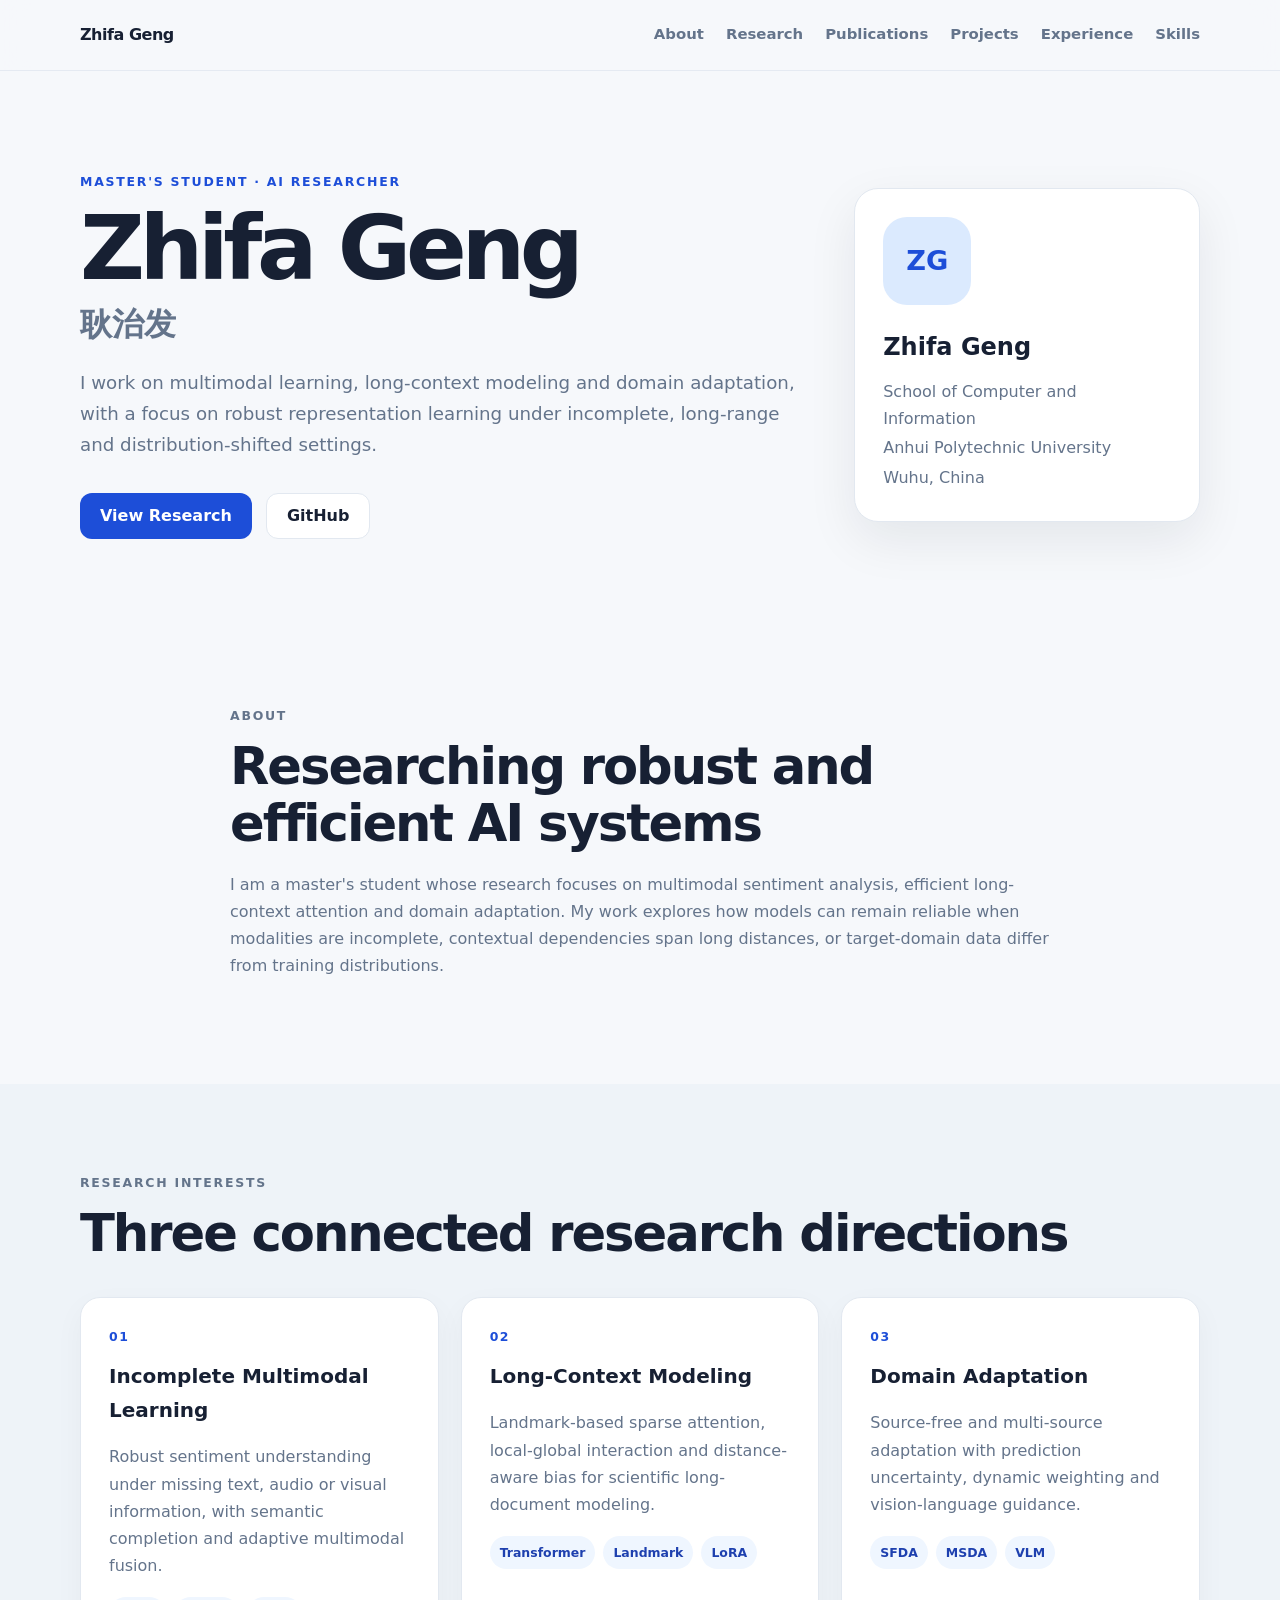
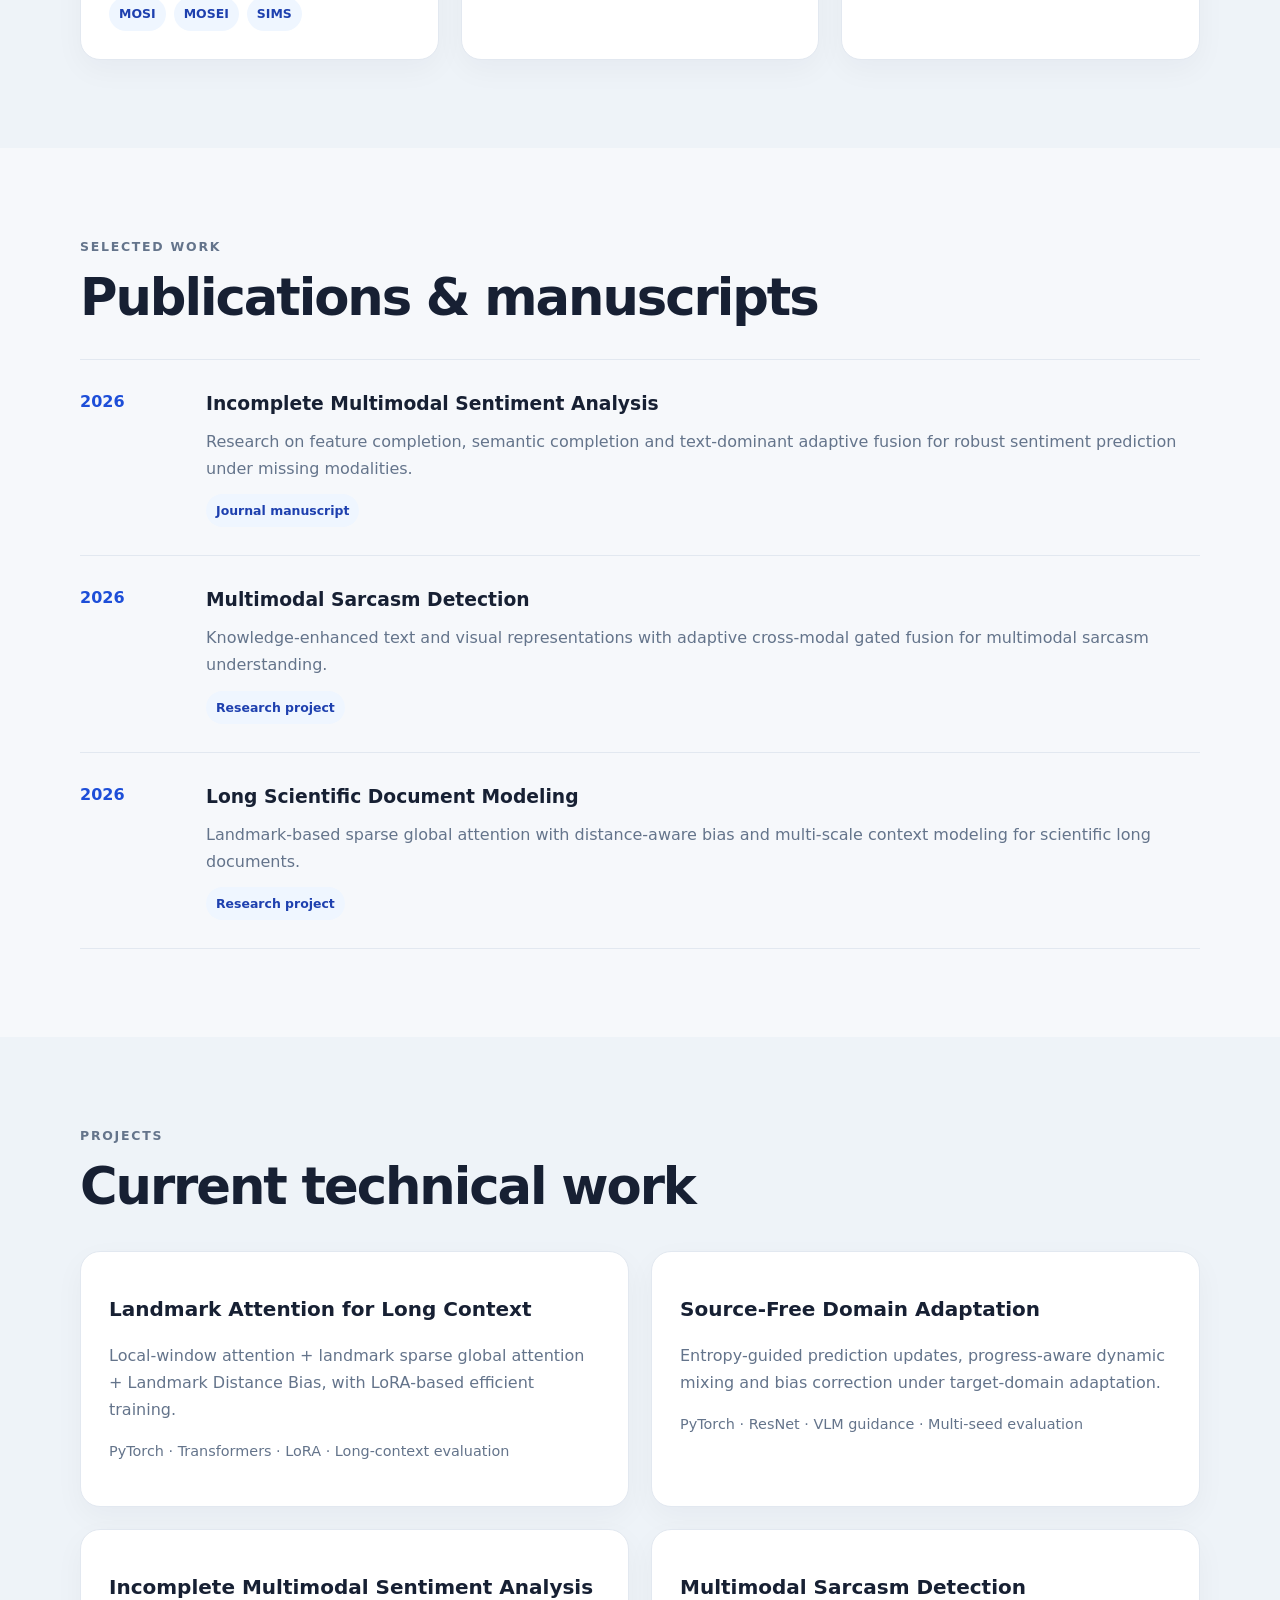
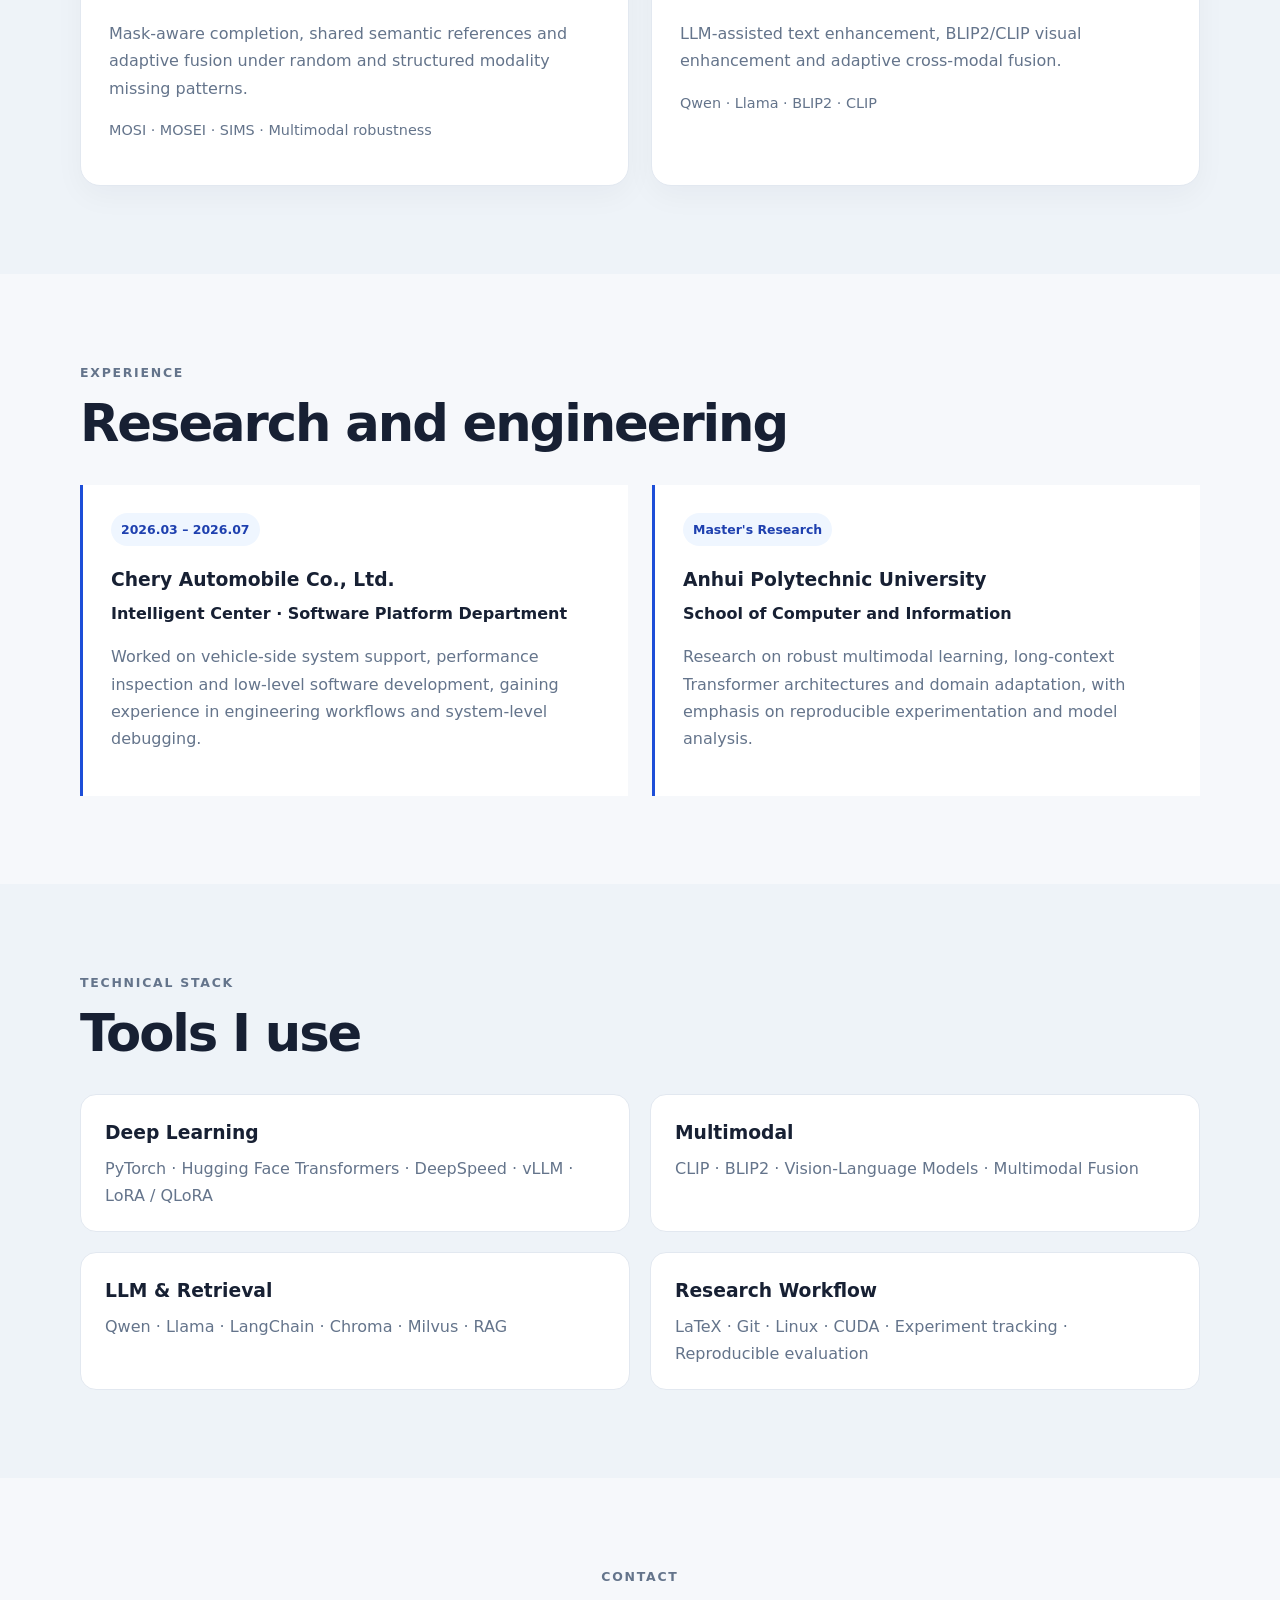
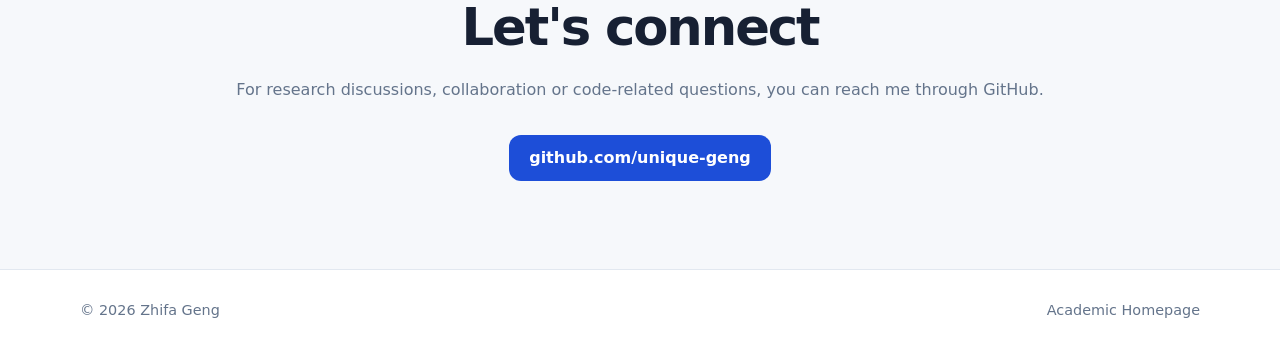
<file: index.html>
<!DOCTYPE html>
<html lang="zh-CN">
<head>
  <meta charset="UTF-8" />
  <meta name="viewport" content="width=device-width, initial-scale=1.0" />
  <meta name="description" content="Zhifa Geng 的个人学术主页，研究方向包括不完整多模态情感分析、长上下文建模与域适应。" />
  <title>Zhifa Geng | Academic Homepage</title>
  <link rel="stylesheet" href="css/style.css" />
</head>
<body>
  <header class="site-header">
    <div class="container nav-wrap">
      <a class="brand" href="#home">Zhifa Geng</a>
      <nav class="nav" aria-label="Primary navigation">
        <a href="#about">About</a>
        <a href="#research">Research</a>
        <a href="#publications">Publications</a>
        <a href="#projects">Projects</a>
        <a href="#experience">Experience</a>
        <a href="#skills">Skills</a>
      </nav>
    </div>
  </header>

  <main>
    <section id="home" class="hero">
      <div class="container hero-grid">
        <div>
          <p class="eyebrow">Master's Student · AI Researcher</p>
          <h1>Zhifa Geng <span>耿治发</span></h1>
          <p class="hero-text">
            I work on multimodal learning, long-context modeling and domain adaptation,
            with a focus on robust representation learning under incomplete, long-range and distribution-shifted settings.
          </p>
          <div class="hero-actions">
            <a class="button primary" href="#research">View Research</a>
            <a class="button secondary" href="https://github.com/unique-geng">GitHub</a>
          </div>
        </div>
        <div class="profile-card">
          <div class="avatar-placeholder">ZG</div>
          <div>
            <h2>Zhifa Geng</h2>
            <p>School of Computer and Information</p>
            <p>Anhui Polytechnic University</p>
            <p class="muted">Wuhu, China</p>
          </div>
        </div>
      </div>
    </section>

    <section id="about" class="section">
      <div class="container narrow">
        <p class="section-kicker">About</p>
        <h2>Researching robust and efficient AI systems</h2>
        <p>
          I am a master's student whose research focuses on multimodal sentiment analysis,
          efficient long-context attention and domain adaptation. My work explores how models can remain reliable
          when modalities are incomplete, contextual dependencies span long distances, or target-domain data differ from training distributions.
        </p>
      </div>
    </section>

    <section id="research" class="section alt">
      <div class="container">
        <p class="section-kicker">Research Interests</p>
        <h2>Three connected research directions</h2>
        <div class="cards three">
          <article class="card">
            <div class="card-index">01</div>
            <h3>Incomplete Multimodal Learning</h3>
            <p>Robust sentiment understanding under missing text, audio or visual information, with semantic completion and adaptive multimodal fusion.</p>
            <div class="tags"><span>MOSI</span><span>MOSEI</span><span>SIMS</span></div>
          </article>
          <article class="card">
            <div class="card-index">02</div>
            <h3>Long-Context Modeling</h3>
            <p>Landmark-based sparse attention, local-global interaction and distance-aware bias for scientific long-document modeling.</p>
            <div class="tags"><span>Transformer</span><span>Landmark</span><span>LoRA</span></div>
          </article>
          <article class="card">
            <div class="card-index">03</div>
            <h3>Domain Adaptation</h3>
            <p>Source-free and multi-source adaptation with prediction uncertainty, dynamic weighting and vision-language guidance.</p>
            <div class="tags"><span>SFDA</span><span>MSDA</span><span>VLM</span></div>
          </article>
        </div>
      </div>
    </section>

    <section id="publications" class="section">
      <div class="container">
        <p class="section-kicker">Selected Work</p>
        <h2>Publications & manuscripts</h2>
        <div class="timeline">
          <article class="timeline-item">
            <div class="timeline-year">2026</div>
            <div>
              <h3>Incomplete Multimodal Sentiment Analysis</h3>
              <p>Research on feature completion, semantic completion and text-dominant adaptive fusion for robust sentiment prediction under missing modalities.</p>
              <span class="status">Journal manuscript</span>
            </div>
          </article>
          <article class="timeline-item">
            <div class="timeline-year">2026</div>
            <div>
              <h3>Multimodal Sarcasm Detection</h3>
              <p>Knowledge-enhanced text and visual representations with adaptive cross-modal gated fusion for multimodal sarcasm understanding.</p>
              <span class="status">Research project</span>
            </div>
          </article>
          <article class="timeline-item">
            <div class="timeline-year">2026</div>
            <div>
              <h3>Long Scientific Document Modeling</h3>
              <p>Landmark-based sparse global attention with distance-aware bias and multi-scale context modeling for scientific long documents.</p>
              <span class="status">Research project</span>
            </div>
          </article>
        </div>
      </div>
    </section>

    <section id="projects" class="section alt">
      <div class="container">
        <p class="section-kicker">Projects</p>
        <h2>Current technical work</h2>
        <div class="cards two">
          <article class="card project-card">
            <h3>Landmark Attention for Long Context</h3>
            <p>Local-window attention + landmark sparse global attention + Landmark Distance Bias, with LoRA-based efficient training.</p>
            <p class="meta">PyTorch · Transformers · LoRA · Long-context evaluation</p>
          </article>
          <article class="card project-card">
            <h3>Source-Free Domain Adaptation</h3>
            <p>Entropy-guided prediction updates, progress-aware dynamic mixing and bias correction under target-domain adaptation.</p>
            <p class="meta">PyTorch · ResNet · VLM guidance · Multi-seed evaluation</p>
          </article>
          <article class="card project-card">
            <h3>Incomplete Multimodal Sentiment Analysis</h3>
            <p>Mask-aware completion, shared semantic references and adaptive fusion under random and structured modality missing patterns.</p>
            <p class="meta">MOSI · MOSEI · SIMS · Multimodal robustness</p>
          </article>
          <article class="card project-card">
            <h3>Multimodal Sarcasm Detection</h3>
            <p>LLM-assisted text enhancement, BLIP2/CLIP visual enhancement and adaptive cross-modal fusion.</p>
            <p class="meta">Qwen · Llama · BLIP2 · CLIP</p>
          </article>
        </div>
      </div>
    </section>

    <section id="experience" class="section">
      <div class="container">
        <p class="section-kicker">Experience</p>
        <h2>Research and engineering</h2>
        <div class="experience-grid">
          <article>
            <span class="pill">2026.03 – 2026.07</span>
            <h3>Chery Automobile Co., Ltd.</h3>
            <p class="role">Intelligent Center · Software Platform Department</p>
            <p>Worked on vehicle-side system support, performance inspection and low-level software development, gaining experience in engineering workflows and system-level debugging.</p>
          </article>
          <article>
            <span class="pill">Master's Research</span>
            <h3>Anhui Polytechnic University</h3>
            <p class="role">School of Computer and Information</p>
            <p>Research on robust multimodal learning, long-context Transformer architectures and domain adaptation, with emphasis on reproducible experimentation and model analysis.</p>
          </article>
        </div>
      </div>
    </section>

    <section id="skills" class="section alt">
      <div class="container">
        <p class="section-kicker">Technical Stack</p>
        <h2>Tools I use</h2>
        <div class="skill-groups">
          <div><h3>Deep Learning</h3><p>PyTorch · Hugging Face Transformers · DeepSpeed · vLLM · LoRA / QLoRA</p></div>
          <div><h3>Multimodal</h3><p>CLIP · BLIP2 · Vision-Language Models · Multimodal Fusion</p></div>
          <div><h3>LLM & Retrieval</h3><p>Qwen · Llama · LangChain · Chroma · Milvus · RAG</p></div>
          <div><h3>Research Workflow</h3><p>LaTeX · Git · Linux · CUDA · Experiment tracking · Reproducible evaluation</p></div>
        </div>
      </div>
    </section>

    <section class="section contact">
      <div class="container narrow center">
        <p class="section-kicker">Contact</p>
        <h2>Let's connect</h2>
        <p>For research discussions, collaboration or code-related questions, you can reach me through GitHub.</p>
        <a class="button primary" href="https://github.com/unique-geng">github.com/unique-geng</a>
      </div>
    </section>
  </main>

  <footer>
    <div class="container footer-wrap">
      <span>© <span id="year"></span> Zhifa Geng</span>
      <span>Academic Homepage</span>
    </div>
  </footer>

  <script src="js/main.js"></script>
</body>
</html>
</file>
<file: css/style.css>
:root {
  --bg: #f6f8fb;
  --surface: #ffffff;
  --text: #172033;
  --muted: #64748b;
  --line: #e2e8f0;
  --accent: #1d4ed8;
  --accent-soft: #dbeafe;
  --shadow: 0 18px 50px rgba(15, 23, 42, 0.08);
}

* { box-sizing: border-box; }
html { scroll-behavior: smooth; }
body {
  margin: 0;
  font-family: Inter, ui-sans-serif, system-ui, -apple-system, BlinkMacSystemFont, "Segoe UI", sans-serif;
  color: var(--text);
  background: var(--bg);
  line-height: 1.7;
}

a { color: inherit; text-decoration: none; }
.container { width: min(1120px, calc(100% - 40px)); margin: 0 auto; }
.narrow { max-width: 820px; }
.center { text-align: center; }

.site-header {
  position: sticky;
  top: 0;
  z-index: 20;
  border-bottom: 1px solid rgba(226, 232, 240, 0.8);
  background: rgba(246, 248, 251, 0.88);
  backdrop-filter: blur(14px);
}
.nav-wrap { min-height: 70px; display: flex; align-items: center; justify-content: space-between; gap: 24px; }
.brand { font-weight: 800; letter-spacing: -0.03em; }
.nav { display: flex; gap: 22px; flex-wrap: wrap; }
.nav a { color: var(--muted); font-size: 0.93rem; font-weight: 600; }
.nav a:hover { color: var(--accent); }

.hero { padding: 100px 0 78px; }
.hero-grid { display: grid; grid-template-columns: 1.35fr 0.65fr; gap: 56px; align-items: center; }
.eyebrow, .section-kicker {
  margin: 0 0 12px;
  color: var(--accent);
  font-size: 0.78rem;
  font-weight: 800;
  letter-spacing: 0.14em;
  text-transform: uppercase;
}
.hero h1 { margin: 0; font-size: clamp(3rem, 7vw, 5.6rem); line-height: 1; letter-spacing: -0.06em; }
.hero h1 span { display: block; margin-top: 14px; font-size: 0.36em; letter-spacing: 0; color: var(--muted); font-weight: 700; }
.hero-text { max-width: 760px; margin: 28px 0 0; color: var(--muted); font-size: 1.14rem; }
.hero-actions { margin-top: 32px; display: flex; gap: 14px; flex-wrap: wrap; }
.button { display: inline-flex; align-items: center; justify-content: center; min-height: 46px; padding: 0 20px; border-radius: 12px; font-weight: 750; }
.button.primary { color: #fff; background: var(--accent); }
.button.secondary { background: var(--surface); border: 1px solid var(--line); }

.profile-card {
  padding: 28px;
  border: 1px solid var(--line);
  border-radius: 24px;
  background: var(--surface);
  box-shadow: var(--shadow);
}
.avatar-placeholder {
  width: 88px;
  height: 88px;
  display: grid;
  place-items: center;
  margin-bottom: 22px;
  border-radius: 24px;
  color: var(--accent);
  background: var(--accent-soft);
  font-size: 1.7rem;
  font-weight: 900;
}
.profile-card h2 { margin: 0 0 10px; }
.profile-card p { margin: 2px 0; color: var(--muted); }
.muted { color: var(--muted); }

.section { padding: 88px 0; }
.section.alt { background: #eef3f8; }
.section h2 { margin: 0 0 20px; font-size: clamp(2rem, 4vw, 3.2rem); letter-spacing: -0.04em; line-height: 1.1; }
.section p { color: var(--muted); }

.cards { display: grid; gap: 22px; margin-top: 36px; }
.cards.three { grid-template-columns: repeat(3, 1fr); }
.cards.two { grid-template-columns: repeat(2, 1fr); }
.card {
  position: relative;
  padding: 28px;
  border: 1px solid var(--line);
  border-radius: 20px;
  background: var(--surface);
  box-shadow: 0 10px 30px rgba(15, 23, 42, 0.04);
}
.card h3 { margin: 12px 0 10px; font-size: 1.25rem; }
.card-index { color: var(--accent); font-size: 0.78rem; font-weight: 900; letter-spacing: 0.12em; }
.tags { display: flex; flex-wrap: wrap; gap: 8px; margin-top: 18px; }
.tags span, .pill, .status {
  display: inline-flex;
  border-radius: 999px;
  background: #eff6ff;
  color: #1e40af;
  font-size: 0.78rem;
  font-weight: 750;
  padding: 6px 10px;
}
.meta { font-size: 0.9rem; }

.timeline { margin-top: 34px; border-top: 1px solid var(--line); }
.timeline-item { display: grid; grid-template-columns: 100px 1fr; gap: 26px; padding: 28px 0; border-bottom: 1px solid var(--line); }
.timeline-year { font-weight: 900; color: var(--accent); }
.timeline-item h3 { margin: 0 0 8px; }
.timeline-item p { margin: 0 0 12px; }

.experience-grid { display: grid; grid-template-columns: repeat(2, 1fr); gap: 24px; margin-top: 34px; }
.experience-grid article { padding: 28px; border-left: 3px solid var(--accent); background: var(--surface); }
.experience-grid h3 { margin: 18px 0 4px; }
.role { margin-top: 0; font-weight: 700; color: var(--text) !important; }

.skill-groups { display: grid; grid-template-columns: repeat(2, 1fr); gap: 20px; margin-top: 32px; }
.skill-groups > div { padding: 22px 24px; border-radius: 16px; background: var(--surface); border: 1px solid var(--line); }
.skill-groups h3 { margin: 0 0 6px; }
.skill-groups p { margin: 0; }

.contact .button { margin-top: 16px; }
footer { padding: 28px 0; border-top: 1px solid var(--line); background: var(--surface); color: var(--muted); }
.footer-wrap { display: flex; justify-content: space-between; gap: 20px; font-size: 0.9rem; }

@media (max-width: 860px) {
  .nav { display: none; }
  .hero { padding-top: 72px; }
  .hero-grid, .cards.three, .cards.two, .experience-grid, .skill-groups { grid-template-columns: 1fr; }
  .profile-card { max-width: 520px; }
}

@media (max-width: 560px) {
  .container { width: min(100% - 28px, 1120px); }
  .section { padding: 64px 0; }
  .timeline-item { grid-template-columns: 1fr; gap: 8px; }
  .footer-wrap { flex-direction: column; }
}
</file>
